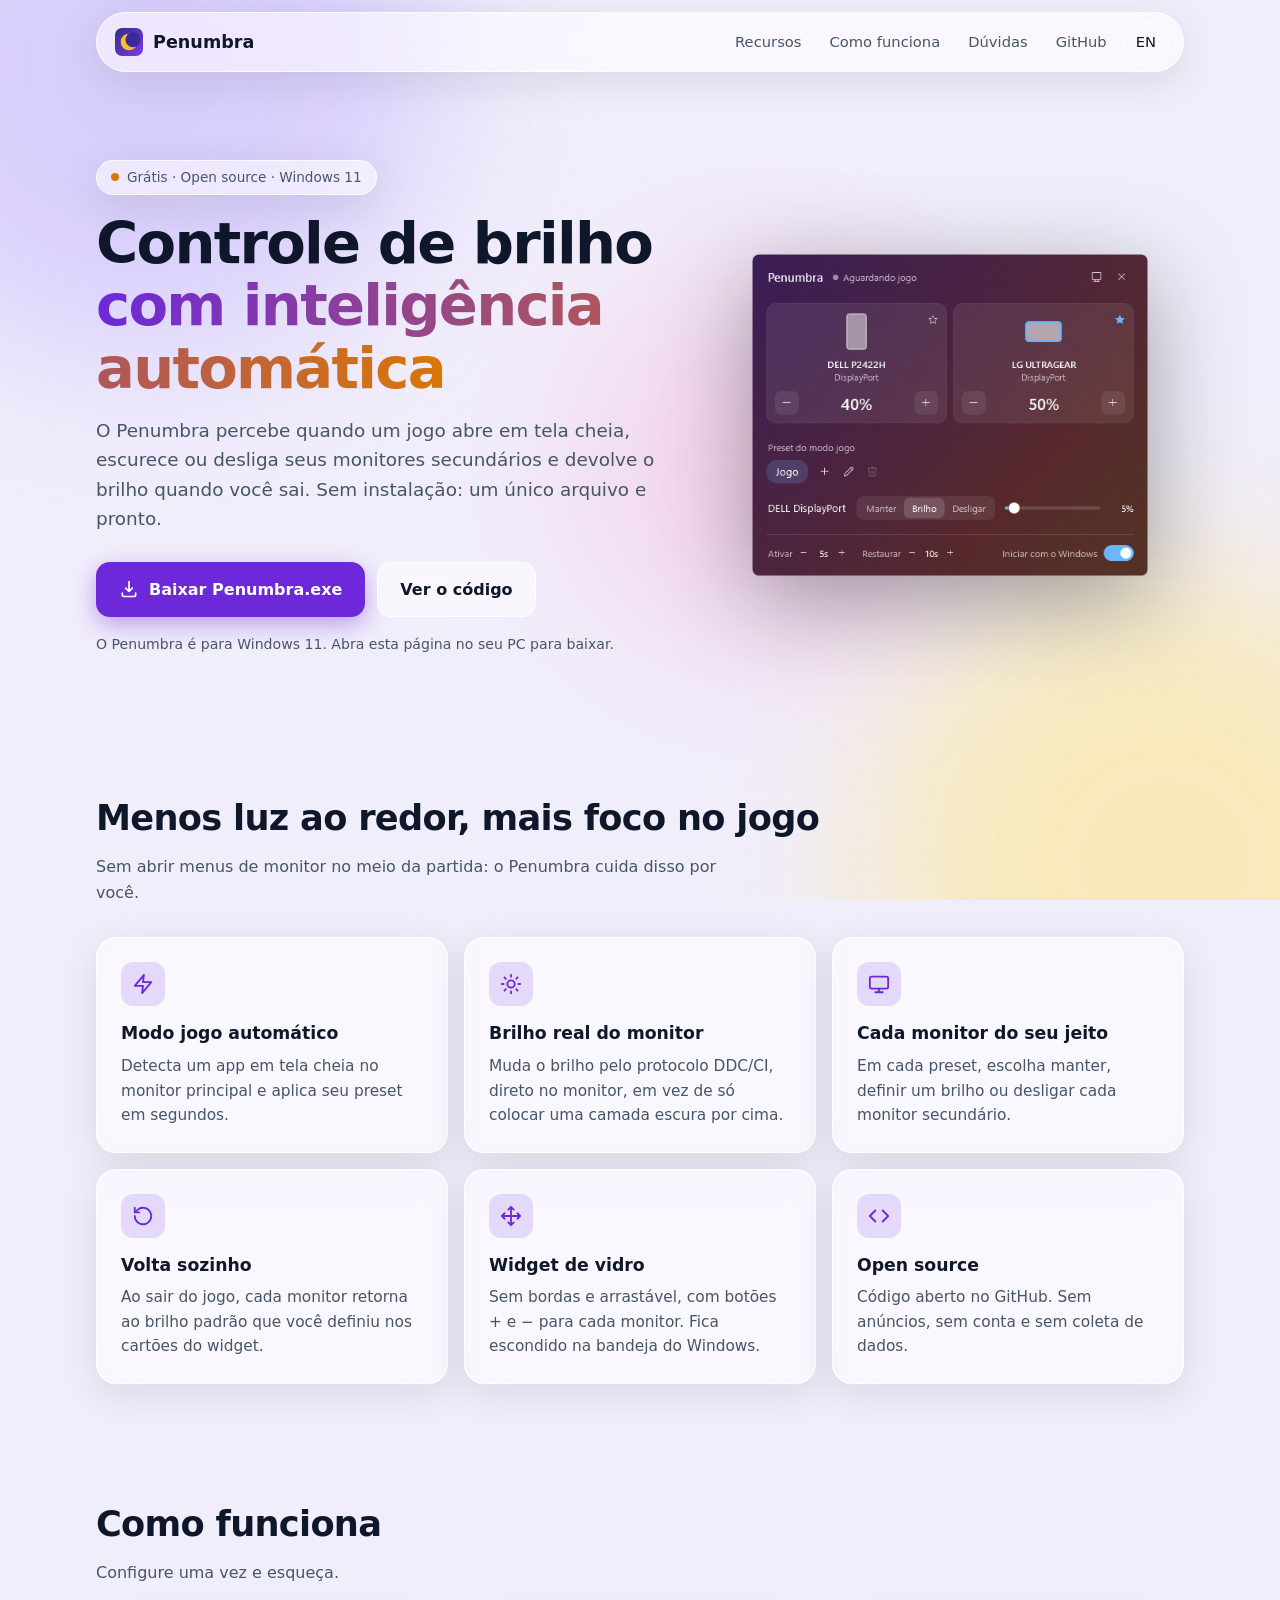
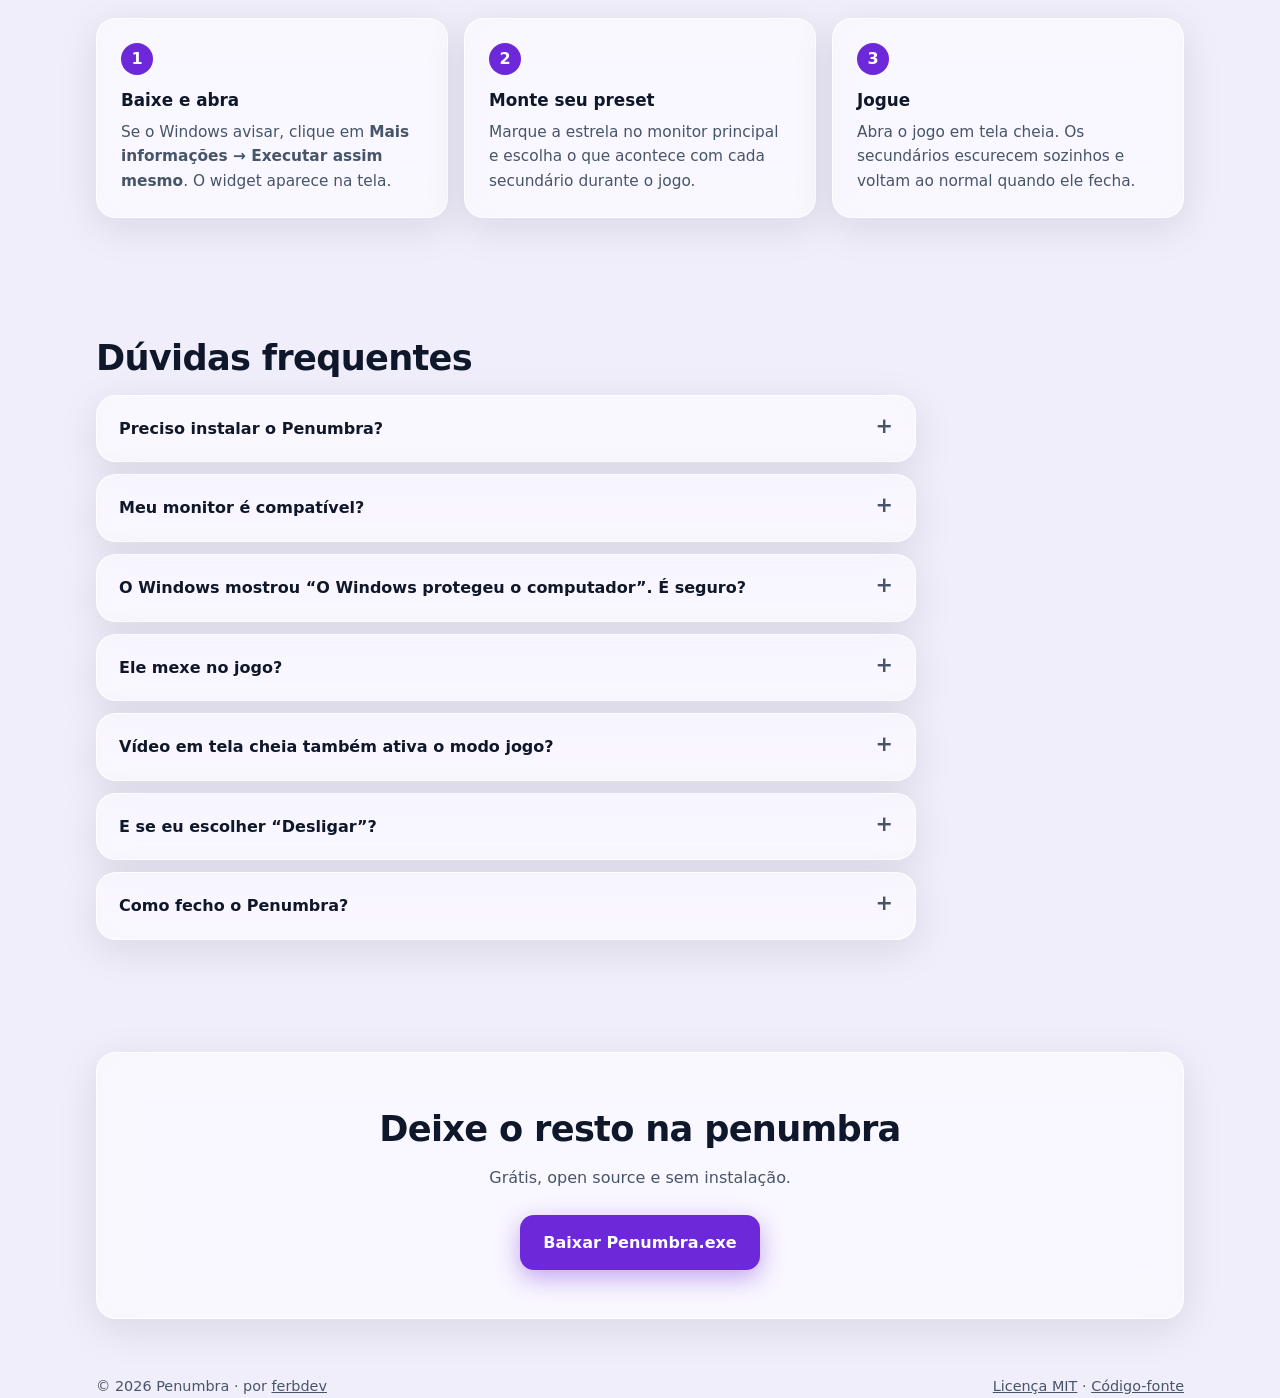
<file: site/index.html>
<!doctype html>
<html lang="pt-BR">
<head>
  <meta charset="utf-8">
  <meta name="viewport" content="width=device-width, initial-scale=1">
  <title>Penumbra: escureça os monitores secundários enquanto joga (grátis)</title>
  <meta name="description" content="Penumbra é um widget gratuito e open source para Windows 11 que detecta o jogo em tela cheia, escurece ou desliga os monitores secundários e restaura o brilho ao sair. Portátil: um único .exe.">
  <meta name="keywords" content="brilho monitor secundário, escurecer monitor jogando, controle de brilho windows, ddc/ci, modo jogo, múltiplos monitores, widget windows, grátis, open source">
  <meta name="theme-color" content="#f1eefb" media="(prefers-color-scheme: light)">
  <meta name="theme-color" content="#0c0a14" media="(prefers-color-scheme: dark)">
  <link rel="canonical" href="https://ferbdev.github.io/penumbra/">
  <link rel="alternate" hreflang="pt-BR" href="https://ferbdev.github.io/penumbra/">
  <link rel="alternate" hreflang="en" href="https://ferbdev.github.io/penumbra/en/">
  <link rel="alternate" hreflang="x-default" href="https://ferbdev.github.io/penumbra/en/">
  <link rel="icon" href="assets/favicon.svg" type="image/svg+xml">

  <meta property="og:type" content="website">
  <meta property="og:site_name" content="Penumbra">
  <meta property="og:locale" content="pt_BR">
  <meta property="og:locale:alternate" content="en_US">
  <meta property="og:url" content="https://ferbdev.github.io/penumbra/">
  <meta property="og:title" content="Penumbra: controle de brilho com inteligência automática">
  <meta property="og:description" content="Widget gratuito para Windows 11 que escurece os monitores secundários enquanto você joga. Um único .exe, sem instalação.">
  <meta property="og:image" content="https://ferbdev.github.io/penumbra/assets/og.png">
  <meta property="og:image:width" content="1200">
  <meta property="og:image:height" content="630">
  <meta property="og:image:alt" content="Widget Penumbra com o brilho de cada monitor e o preset do modo jogo">
  <meta name="twitter:card" content="summary_large_image">

  <link rel="stylesheet" href="assets/styles.css">

  <script type="application/ld+json">
  {
    "@context": "https://schema.org",
    "@type": "SoftwareApplication",
    "name": "Penumbra",
    "description": "Widget para Windows que escurece ou desliga os monitores secundários durante jogos em tela cheia e restaura o brilho ao sair.",
    "applicationCategory": "UtilitiesApplication",
    "operatingSystem": "Windows 11",
    "url": "https://ferbdev.github.io/penumbra/",
    "downloadUrl": "https://github.com/ferbdev/penumbra/releases/latest/download/Penumbra.exe",
    "screenshot": "https://ferbdev.github.io/penumbra/assets/widget.png",
    "image": "https://ferbdev.github.io/penumbra/assets/og.png",
    "inLanguage": ["pt-BR", "en"],
    "isAccessibleForFree": true,
    "license": "https://opensource.org/licenses/MIT",
    "offers": { "@type": "Offer", "price": "0", "priceCurrency": "BRL" },
    "author": { "@type": "Person", "name": "ferbdev", "url": "https://github.com/ferbdev" },
    "softwareVersion": "0.1.1",
    "processorRequirements": "x64",
    "sameAs": ["https://github.com/ferbdev/penumbra"]
  }
  </script>
</head>
<body>
  <div class="backdrop" aria-hidden="true"><span></span><span></span><span></span></div>

  <nav class="nav glass" aria-label="Principal">
    <a class="brand" href="./" aria-label="Penumbra, página inicial">
      <img src="assets/favicon.svg" alt="" width="28" height="28">
      Penumbra
    </a>
    <ul class="nav-links">
      <li><a href="#recursos">Recursos</a></li>
      <li><a href="#como-funciona">Como funciona</a></li>
      <li><a href="#faq">Dúvidas</a></li>
      <li><a href="https://github.com/ferbdev/penumbra" rel="noopener">GitHub</a></li>
      <li class="keep"><a class="lang" href="en/" hreflang="en" lang="en">EN</a></li>
    </ul>
  </nav>

  <main class="container">
    <section class="hero">
      <div>
        <span class="eyebrow glass"><span class="dot" aria-hidden="true"></span>Grátis · Open source · Windows 11</span>
        <h1>Controle de brilho <span class="grad">com inteligência automática</span></h1>
        <p class="lead">
          O Penumbra percebe quando um jogo abre em tela cheia, escurece ou desliga seus monitores secundários
          e devolve o brilho quando você sai. Sem instalação: um único arquivo e pronto.
        </p>
        <div class="cta">
          <a class="btn btn-primary" href="https://github.com/ferbdev/penumbra/releases/latest/download/Penumbra.exe" data-action="download">
            <svg viewBox="0 0 24 24" fill="none" stroke="currentColor" stroke-width="2" stroke-linecap="round" stroke-linejoin="round" aria-hidden="true"><path d="M12 3v12m0 0-4-4m4 4 4-4M4 17v2a2 2 0 0 0 2 2h12a2 2 0 0 0 2-2v-2"/></svg>
            Baixar Penumbra.exe
          </a>
          <a class="btn btn-ghost" href="https://github.com/ferbdev/penumbra" rel="noopener">Ver o código</a>
        </div>
        <p class="meta" data-platform-note>Portátil · Windows 11 64 bits · não precisa instalar nada</p>
      </div>

      <div class="showcase">
        <img src="assets/widget.png" alt="Widget Penumbra com um cartão de brilho para cada monitor e o preset do modo jogo" width="500" height="407" fetchpriority="high">
      </div>
    </section>

    <section id="recursos" aria-labelledby="recursos-titulo">
      <h2 class="section-title" id="recursos-titulo">Menos luz ao redor, mais foco no jogo</h2>
      <p class="section-sub">Sem abrir menus de monitor no meio da partida: o Penumbra cuida disso por você.</p>
      <ul class="features">
        <li class="feature glass">
          <div class="icon"><svg viewBox="0 0 24 24" fill="none" stroke="currentColor" stroke-width="2" stroke-linecap="round" stroke-linejoin="round" aria-hidden="true"><path d="M13 2 3 14h9l-1 8 10-12h-9z"/></svg></div>
          <h3>Modo jogo automático</h3>
          <p>Detecta um app em tela cheia no monitor principal e aplica seu preset em segundos.</p>
        </li>
        <li class="feature glass">
          <div class="icon"><svg viewBox="0 0 24 24" fill="none" stroke="currentColor" stroke-width="2" stroke-linecap="round" aria-hidden="true"><circle cx="12" cy="12" r="4"/><path d="M12 2v2M12 20v2M4.9 4.9l1.4 1.4M17.7 17.7l1.4 1.4M2 12h2M20 12h2M4.9 19.1l1.4-1.4M17.7 6.3l1.4-1.4"/></svg></div>
          <h3>Brilho real do monitor</h3>
          <p>Muda o brilho pelo protocolo DDC/CI, direto no monitor, em vez de só colocar uma camada escura por cima.</p>
        </li>
        <li class="feature glass">
          <div class="icon"><svg viewBox="0 0 24 24" fill="none" stroke="currentColor" stroke-width="2" stroke-linecap="round" stroke-linejoin="round" aria-hidden="true"><rect x="2" y="4" width="20" height="13" rx="2"/><path d="M8 21h8M12 17v4"/></svg></div>
          <h3>Cada monitor do seu jeito</h3>
          <p>Em cada preset, escolha manter, definir um brilho ou desligar cada monitor secundário.</p>
        </li>
        <li class="feature glass">
          <div class="icon"><svg viewBox="0 0 24 24" fill="none" stroke="currentColor" stroke-width="2" stroke-linecap="round" stroke-linejoin="round" aria-hidden="true"><path d="M3 12a9 9 0 1 0 3-6.7L3 8"/><path d="M3 3v5h5"/></svg></div>
          <h3>Volta sozinho</h3>
          <p>Ao sair do jogo, cada monitor retorna ao brilho padrão que você definiu nos cartões do widget.</p>
        </li>
        <li class="feature glass">
          <div class="icon"><svg viewBox="0 0 24 24" fill="none" stroke="currentColor" stroke-width="2" stroke-linecap="round" stroke-linejoin="round" aria-hidden="true"><path d="M5 9l-3 3 3 3M9 5l3-3 3 3M15 19l-3 3-3-3M19 9l3 3-3 3M2 12h20M12 2v20"/></svg></div>
          <h3>Widget de vidro</h3>
          <p>Sem bordas e arrastável, com botões + e − para cada monitor. Fica escondido na bandeja do Windows.</p>
        </li>
        <li class="feature glass">
          <div class="icon"><svg viewBox="0 0 24 24" fill="none" stroke="currentColor" stroke-width="2" stroke-linecap="round" stroke-linejoin="round" aria-hidden="true"><path d="M16 18l6-6-6-6M8 6l-6 6 6 6"/></svg></div>
          <h3>Open source</h3>
          <p>Código aberto no GitHub. Sem anúncios, sem conta e sem coleta de dados.</p>
        </li>
      </ul>
    </section>

    <section id="como-funciona" aria-labelledby="como-titulo">
      <h2 class="section-title" id="como-titulo">Como funciona</h2>
      <p class="section-sub">Configure uma vez e esqueça.</p>
      <ol class="steps">
        <li class="step glass">
          <h3>Baixe e abra</h3>
          <p>Se o Windows avisar, clique em <strong>Mais informações → Executar assim mesmo</strong>. O widget aparece na tela.</p>
        </li>
        <li class="step glass">
          <h3>Monte seu preset</h3>
          <p>Marque a estrela no monitor principal e escolha o que acontece com cada secundário durante o jogo.</p>
        </li>
        <li class="step glass">
          <h3>Jogue</h3>
          <p>Abra o jogo em tela cheia. Os secundários escurecem sozinhos e voltam ao normal quando ele fecha.</p>
        </li>
      </ol>
    </section>

    <section id="faq" aria-labelledby="faq-titulo">
      <h2 class="section-title" id="faq-titulo">Dúvidas frequentes</h2>
      <div class="faq">
        <details class="glass">
          <summary>Preciso instalar o Penumbra?</summary>
          <p>Não. É um único arquivo <code>Penumbra.exe</code> com tudo embutido, inclusive o .NET. Basta baixar e abrir. Ele não pede permissão de administrador.</p>
        </details>
        <details class="glass">
          <summary>Meu monitor é compatível?</summary>
          <p>O monitor precisa aceitar DDC/CI, recurso comum em monitores externos e que às vezes precisa ser ligado no menu do próprio monitor. Telas de notebook, alguns adaptadores e algumas docks não oferecem esse controle. Quando não há resposta, o cartão mostra N/D.</p>
        </details>
        <details class="glass">
          <summary>O Windows mostrou “O Windows protegeu o computador”. É seguro?</summary>
          <p>Esse aviso do SmartScreen aparece para programas novos que ainda não têm assinatura digital. O código do Penumbra é aberto e o executável é gerado automaticamente no GitHub a partir dele, com o hash SHA-256 publicado em cada versão. Clique em <strong>Mais informações → Executar assim mesmo</strong>.</p>
        </details>
        <details class="glass">
          <summary>Ele mexe no jogo?</summary>
          <p>Não. O Penumbra só verifica se a janela ativa cobre o monitor principal. Ele não injeta nada no jogo e não lê a memória dele.</p>
        </details>
        <details class="glass">
          <summary>Vídeo em tela cheia também ativa o modo jogo?</summary>
          <p>Sim, porque a detecção é por tela cheia. Para assistir sem ativar, use <strong>Pausar detecção</strong> no menu do ícone da bandeja.</p>
        </details>
        <details class="glass">
          <summary>E se eu escolher “Desligar”?</summary>
          <p>Alguns monitores só voltam pelo botão físico, ou fazem o Windows mover as janelas abertas. Se isso acontecer com o seu, use brilho 0% no preset.</p>
        </details>
        <details class="glass">
          <summary>Como fecho o Penumbra?</summary>
          <p>O X do widget só o esconde. Para fechar de vez, clique com o botão direito no ícone da bandeja e escolha <strong>Sair</strong>.</p>
        </details>
      </div>
    </section>

    <section aria-labelledby="final-titulo">
      <div class="final-cta glass">
        <h2 class="section-title" id="final-titulo">Deixe o resto na penumbra</h2>
        <p class="section-sub" style="margin: 0 auto 24px;">Grátis, open source e sem instalação.</p>
        <div class="cta">
          <a class="btn btn-primary" href="https://github.com/ferbdev/penumbra/releases/latest/download/Penumbra.exe" data-action="download">Baixar Penumbra.exe</a>
        </div>
      </div>
    </section>
  </main>

  <footer class="container">
    <div class="row">
      <span>© 2026 Penumbra · por <a href="https://github.com/ferbdev" rel="noopener">ferbdev</a></span>
      <span><a href="https://github.com/ferbdev/penumbra/blob/main/LICENSE" rel="noopener">Licença MIT</a> · <a href="https://github.com/ferbdev/penumbra" rel="noopener">Código-fonte</a></span>
    </div>
  </footer>

  <script src="assets/app.js" defer></script>
</body>
</html>
</file>
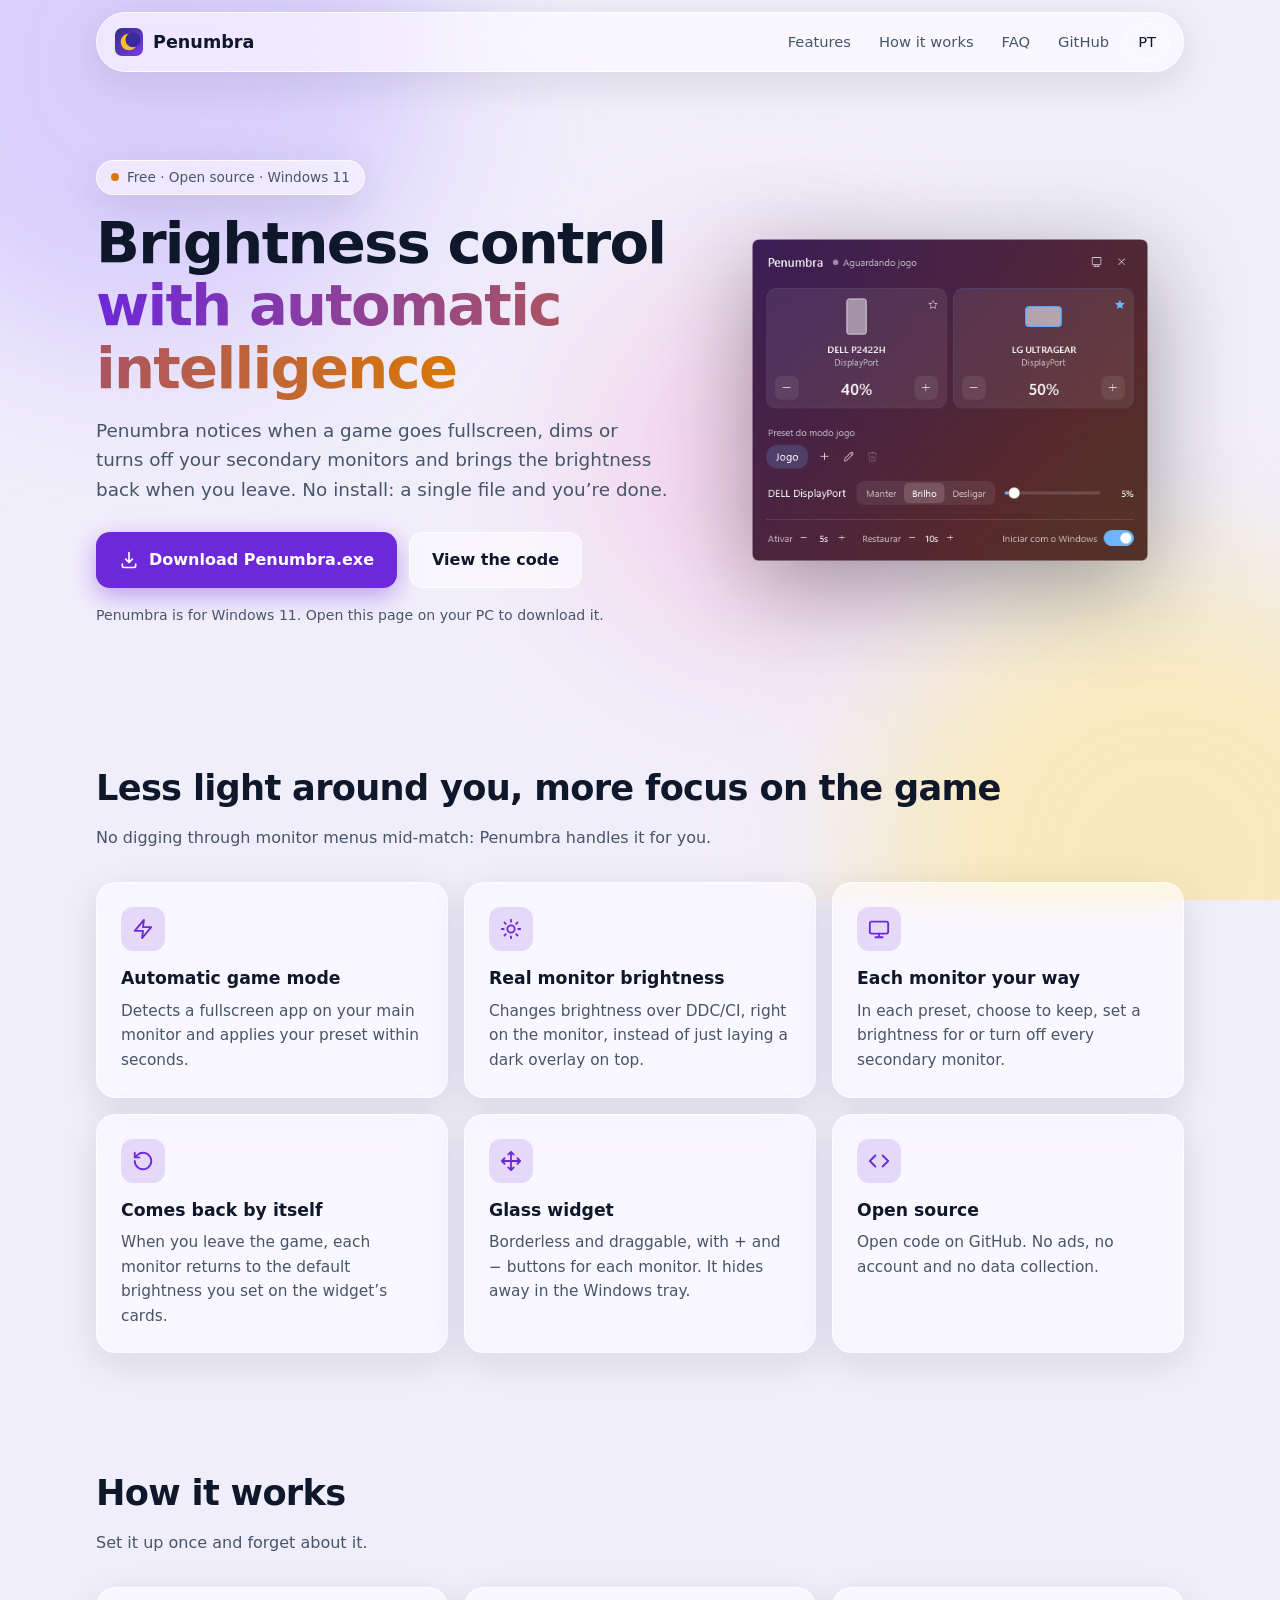
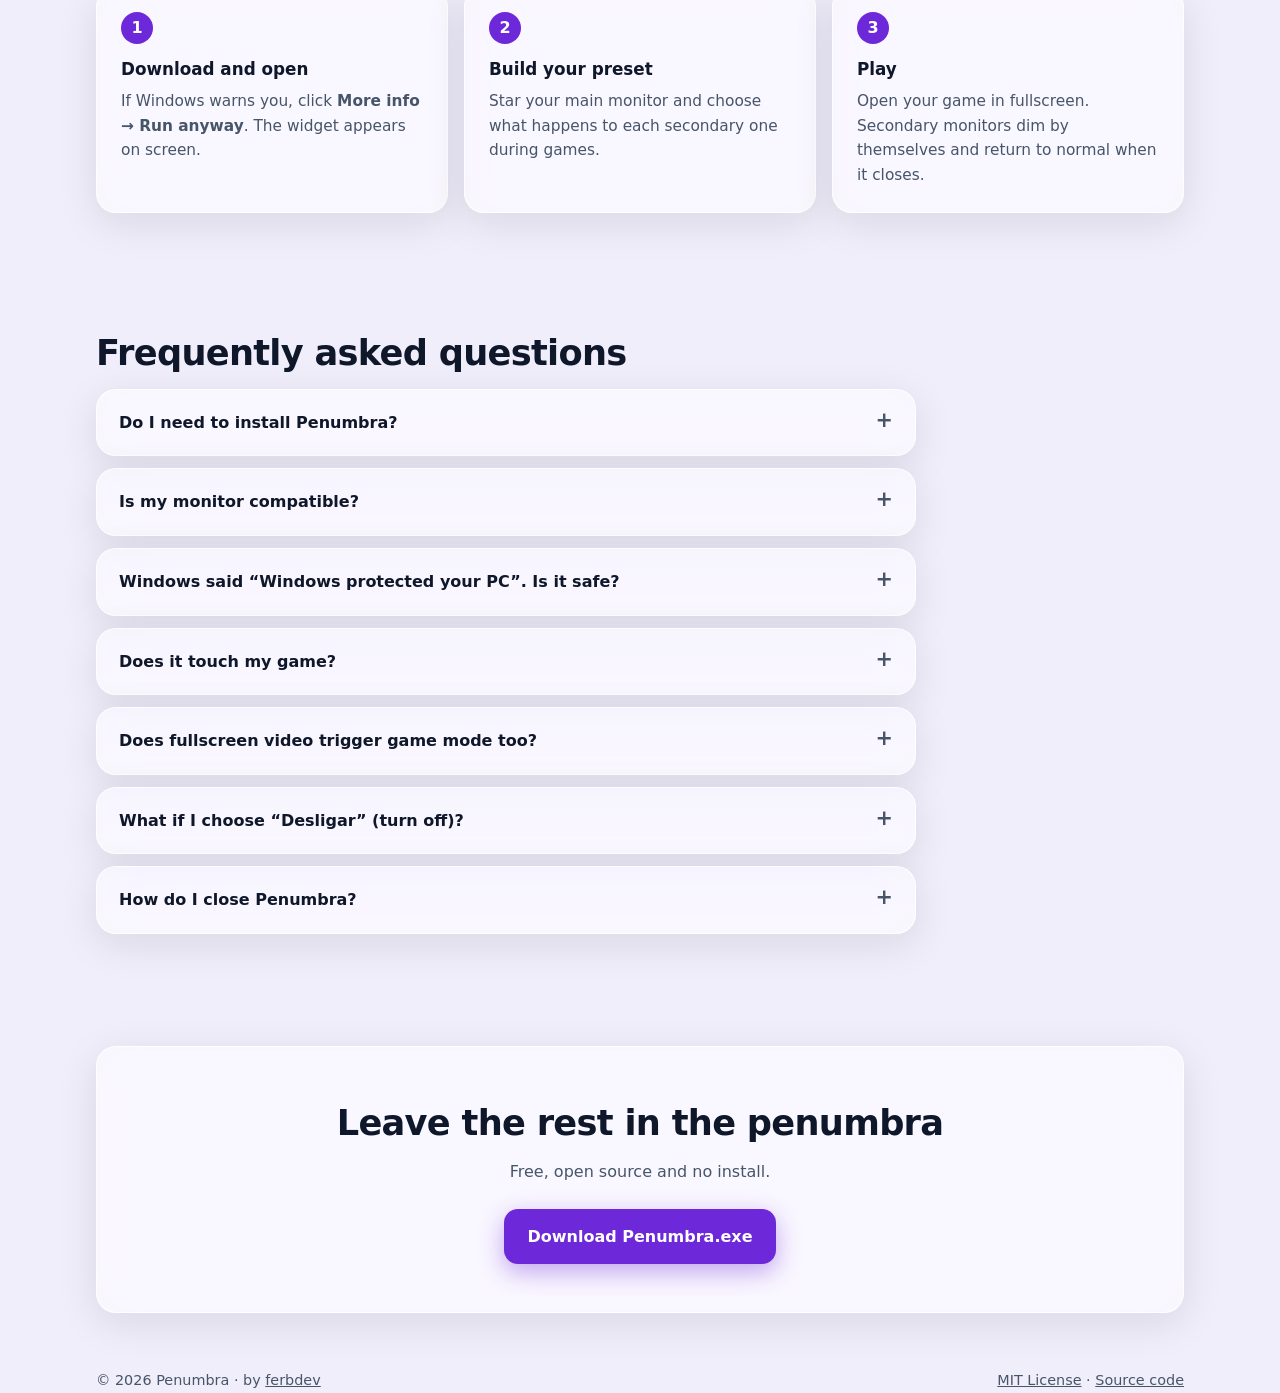
<file: site/en/index.html>
<!doctype html>
<html lang="en">
<head>
  <meta charset="utf-8">
  <meta name="viewport" content="width=device-width, initial-scale=1">
  <title>Penumbra: dim your secondary monitors while gaming (free)</title>
  <meta name="description" content="Penumbra is a free, open source Windows 11 widget that detects your fullscreen game, dims or turns off secondary monitors and restores brightness when you leave. Portable: a single .exe.">
  <meta name="keywords" content="dim secondary monitor, monitor brightness while gaming, windows brightness control, ddc/ci, game mode, multiple monitors, windows widget, free, open source">
  <meta name="theme-color" content="#f1eefb" media="(prefers-color-scheme: light)">
  <meta name="theme-color" content="#0c0a14" media="(prefers-color-scheme: dark)">
  <link rel="canonical" href="https://ferbdev.github.io/penumbra/en/">
  <link rel="alternate" hreflang="pt-BR" href="https://ferbdev.github.io/penumbra/">
  <link rel="alternate" hreflang="en" href="https://ferbdev.github.io/penumbra/en/">
  <link rel="alternate" hreflang="x-default" href="https://ferbdev.github.io/penumbra/en/">
  <link rel="icon" href="../assets/favicon.svg" type="image/svg+xml">

  <meta property="og:type" content="website">
  <meta property="og:site_name" content="Penumbra">
  <meta property="og:locale" content="en_US">
  <meta property="og:locale:alternate" content="pt_BR">
  <meta property="og:url" content="https://ferbdev.github.io/penumbra/en/">
  <meta property="og:title" content="Penumbra: brightness control with automatic intelligence">
  <meta property="og:description" content="Free Windows 11 widget that dims your secondary monitors while you play. A single .exe, no install.">
  <meta property="og:image" content="https://ferbdev.github.io/penumbra/assets/og.png">
  <meta property="og:image:width" content="1200">
  <meta property="og:image:height" content="630">
  <meta property="og:image:alt" content="Penumbra widget showing brightness for each monitor and the game mode preset">
  <meta name="twitter:card" content="summary_large_image">

  <link rel="stylesheet" href="../assets/styles.css">

  <script type="application/ld+json">
  {
    "@context": "https://schema.org",
    "@type": "SoftwareApplication",
    "name": "Penumbra",
    "description": "Windows widget that dims or turns off secondary monitors during fullscreen games and restores brightness when you leave.",
    "applicationCategory": "UtilitiesApplication",
    "operatingSystem": "Windows 11",
    "url": "https://ferbdev.github.io/penumbra/en/",
    "downloadUrl": "https://github.com/ferbdev/penumbra/releases/latest/download/Penumbra.exe",
    "screenshot": "https://ferbdev.github.io/penumbra/assets/widget.png",
    "image": "https://ferbdev.github.io/penumbra/assets/og.png",
    "inLanguage": ["en", "pt-BR"],
    "isAccessibleForFree": true,
    "license": "https://opensource.org/licenses/MIT",
    "offers": { "@type": "Offer", "price": "0", "priceCurrency": "USD" },
    "author": { "@type": "Person", "name": "ferbdev", "url": "https://github.com/ferbdev" },
    "softwareVersion": "0.1.1",
    "processorRequirements": "x64",
    "sameAs": ["https://github.com/ferbdev/penumbra"]
  }
  </script>
</head>
<body>
  <div class="backdrop" aria-hidden="true"><span></span><span></span><span></span></div>

  <nav class="nav glass" aria-label="Main">
    <a class="brand" href="./" aria-label="Penumbra, home page">
      <img src="../assets/favicon.svg" alt="" width="28" height="28">
      Penumbra
    </a>
    <ul class="nav-links">
      <li><a href="#features">Features</a></li>
      <li><a href="#how-it-works">How it works</a></li>
      <li><a href="#faq">FAQ</a></li>
      <li><a href="https://github.com/ferbdev/penumbra" rel="noopener">GitHub</a></li>
      <li class="keep"><a class="lang" href="../" hreflang="pt-BR" lang="pt-BR">PT</a></li>
    </ul>
  </nav>

  <main class="container">
    <section class="hero">
      <div>
        <span class="eyebrow glass"><span class="dot" aria-hidden="true"></span>Free · Open source · Windows 11</span>
        <h1>Brightness control <span class="grad">with automatic intelligence</span></h1>
        <p class="lead">
          Penumbra notices when a game goes fullscreen, dims or turns off your secondary monitors
          and brings the brightness back when you leave. No install: a single file and you’re done.
        </p>
        <div class="cta">
          <a class="btn btn-primary" href="https://github.com/ferbdev/penumbra/releases/latest/download/Penumbra.exe" data-action="download">
            <svg viewBox="0 0 24 24" fill="none" stroke="currentColor" stroke-width="2" stroke-linecap="round" stroke-linejoin="round" aria-hidden="true"><path d="M12 3v12m0 0-4-4m4 4 4-4M4 17v2a2 2 0 0 0 2 2h12a2 2 0 0 0 2-2v-2"/></svg>
            Download Penumbra.exe
          </a>
          <a class="btn btn-ghost" href="https://github.com/ferbdev/penumbra" rel="noopener">View the code</a>
        </div>
        <p class="meta" data-platform-note>Portable · Windows 11 64-bit · nothing to install</p>
      </div>

      <div class="showcase">
        <img src="../assets/widget.png" alt="Penumbra widget with a brightness card for each monitor and the game mode preset" width="500" height="407" fetchpriority="high">
      </div>
    </section>

    <section id="features" aria-labelledby="features-title">
      <h2 class="section-title" id="features-title">Less light around you, more focus on the game</h2>
      <p class="section-sub">No digging through monitor menus mid-match: Penumbra handles it for you.</p>
      <ul class="features">
        <li class="feature glass">
          <div class="icon"><svg viewBox="0 0 24 24" fill="none" stroke="currentColor" stroke-width="2" stroke-linecap="round" stroke-linejoin="round" aria-hidden="true"><path d="M13 2 3 14h9l-1 8 10-12h-9z"/></svg></div>
          <h3>Automatic game mode</h3>
          <p>Detects a fullscreen app on your main monitor and applies your preset within seconds.</p>
        </li>
        <li class="feature glass">
          <div class="icon"><svg viewBox="0 0 24 24" fill="none" stroke="currentColor" stroke-width="2" stroke-linecap="round" aria-hidden="true"><circle cx="12" cy="12" r="4"/><path d="M12 2v2M12 20v2M4.9 4.9l1.4 1.4M17.7 17.7l1.4 1.4M2 12h2M20 12h2M4.9 19.1l1.4-1.4M17.7 6.3l1.4-1.4"/></svg></div>
          <h3>Real monitor brightness</h3>
          <p>Changes brightness over DDC/CI, right on the monitor, instead of just laying a dark overlay on top.</p>
        </li>
        <li class="feature glass">
          <div class="icon"><svg viewBox="0 0 24 24" fill="none" stroke="currentColor" stroke-width="2" stroke-linecap="round" stroke-linejoin="round" aria-hidden="true"><rect x="2" y="4" width="20" height="13" rx="2"/><path d="M8 21h8M12 17v4"/></svg></div>
          <h3>Each monitor your way</h3>
          <p>In each preset, choose to keep, set a brightness for or turn off every secondary monitor.</p>
        </li>
        <li class="feature glass">
          <div class="icon"><svg viewBox="0 0 24 24" fill="none" stroke="currentColor" stroke-width="2" stroke-linecap="round" stroke-linejoin="round" aria-hidden="true"><path d="M3 12a9 9 0 1 0 3-6.7L3 8"/><path d="M3 3v5h5"/></svg></div>
          <h3>Comes back by itself</h3>
          <p>When you leave the game, each monitor returns to the default brightness you set on the widget’s cards.</p>
        </li>
        <li class="feature glass">
          <div class="icon"><svg viewBox="0 0 24 24" fill="none" stroke="currentColor" stroke-width="2" stroke-linecap="round" stroke-linejoin="round" aria-hidden="true"><path d="M5 9l-3 3 3 3M9 5l3-3 3 3M15 19l-3 3-3-3M19 9l3 3-3 3M2 12h20M12 2v20"/></svg></div>
          <h3>Glass widget</h3>
          <p>Borderless and draggable, with + and − buttons for each monitor. It hides away in the Windows tray.</p>
        </li>
        <li class="feature glass">
          <div class="icon"><svg viewBox="0 0 24 24" fill="none" stroke="currentColor" stroke-width="2" stroke-linecap="round" stroke-linejoin="round" aria-hidden="true"><path d="M16 18l6-6-6-6M8 6l-6 6 6 6"/></svg></div>
          <h3>Open source</h3>
          <p>Open code on GitHub. No ads, no account and no data collection.</p>
        </li>
      </ul>
    </section>

    <section id="how-it-works" aria-labelledby="how-title">
      <h2 class="section-title" id="how-title">How it works</h2>
      <p class="section-sub">Set it up once and forget about it.</p>
      <ol class="steps">
        <li class="step glass">
          <h3>Download and open</h3>
          <p>If Windows warns you, click <strong>More info → Run anyway</strong>. The widget appears on screen.</p>
        </li>
        <li class="step glass">
          <h3>Build your preset</h3>
          <p>Star your main monitor and choose what happens to each secondary one during games.</p>
        </li>
        <li class="step glass">
          <h3>Play</h3>
          <p>Open your game in fullscreen. Secondary monitors dim by themselves and return to normal when it closes.</p>
        </li>
      </ol>
    </section>

    <section id="faq" aria-labelledby="faq-title">
      <h2 class="section-title" id="faq-title">Frequently asked questions</h2>
      <div class="faq">
        <details class="glass">
          <summary>Do I need to install Penumbra?</summary>
          <p>No. It’s a single <code>Penumbra.exe</code> with everything built in, including .NET. Just download and open it. It doesn’t ask for administrator rights.</p>
        </details>
        <details class="glass">
          <summary>Is my monitor compatible?</summary>
          <p>It needs to support DDC/CI, which is common on external monitors and sometimes has to be enabled in the monitor’s own menu. Laptop screens, some adapters and some docks don’t offer this control. When there’s no response, the card shows N/D.</p>
        </details>
        <details class="glass">
          <summary>Windows said “Windows protected your PC”. Is it safe?</summary>
          <p>This SmartScreen warning appears for new programs without a digital signature yet. Penumbra’s code is open and the executable is built automatically on GitHub from it, with a SHA-256 hash published for each release. Click <strong>More info → Run anyway</strong>.</p>
        </details>
        <details class="glass">
          <summary>Does it touch my game?</summary>
          <p>No. Penumbra only checks whether the active window covers the main monitor. It doesn’t inject anything into the game or read its memory.</p>
        </details>
        <details class="glass">
          <summary>Does fullscreen video trigger game mode too?</summary>
          <p>Yes, because detection is based on fullscreen. To watch without triggering it, use <strong>Pausar detecção</strong> (pause detection) in the tray icon menu.</p>
        </details>
        <details class="glass">
          <summary>What if I choose “Desligar” (turn off)?</summary>
          <p>Some monitors only come back with their physical button, or make Windows move your open windows. If that happens with yours, use 0% brightness in the preset.</p>
        </details>
        <details class="glass">
          <summary>How do I close Penumbra?</summary>
          <p>The widget’s X only hides it. To quit, right-click the tray icon and choose <strong>Sair</strong> (exit).</p>
        </details>
      </div>
    </section>

    <section aria-labelledby="final-title">
      <div class="final-cta glass">
        <h2 class="section-title" id="final-title">Leave the rest in the penumbra</h2>
        <p class="section-sub" style="margin: 0 auto 24px;">Free, open source and no install.</p>
        <div class="cta">
          <a class="btn btn-primary" href="https://github.com/ferbdev/penumbra/releases/latest/download/Penumbra.exe" data-action="download">Download Penumbra.exe</a>
        </div>
      </div>
    </section>
  </main>

  <footer class="container">
    <div class="row">
      <span>© 2026 Penumbra · by <a href="https://github.com/ferbdev" rel="noopener">ferbdev</a></span>
      <span><a href="https://github.com/ferbdev/penumbra/blob/main/LICENSE" rel="noopener">MIT License</a> · <a href="https://github.com/ferbdev/penumbra" rel="noopener">Source code</a></span>
    </div>
  </footer>

  <script src="../assets/app.js" defer></script>
</body>
</html>
</file>
<file: site/assets/styles.css>
:root {
  --bg: #f1eefb;
  --text: #0f172a;
  --muted: #475569;
  --accent: #6d28d9;
  --accent-2: #d97706;
  --accent-contrast: #ffffff;
  --glass: rgba(255, 255, 255, 0.55);
  --glass-strong: rgba(255, 255, 255, 0.72);
  --glass-border: rgba(255, 255, 255, 0.75);
  --shadow: 0 10px 40px rgba(15, 23, 42, 0.10);
  --blob-1: #c4b5fd;
  --blob-2: #fde68a;
  --blob-3: #f9a8d4;
  --radius: 20px;
  --max: 1120px;
  color-scheme: light;
}

@media (prefers-color-scheme: dark) {
  :root {
    --bg: #0c0a14;
    --text: #f1f5f9;
    --muted: #94a3b8;
    --accent: #a78bfa;
    --accent-2: #fbbf24;
    --accent-contrast: #0c0a14;
    --glass: rgba(24, 28, 37, 0.55);
    --glass-strong: rgba(24, 28, 37, 0.75);
    --glass-border: rgba(255, 255, 255, 0.08);
    --shadow: 0 10px 40px rgba(0, 0, 0, 0.45);
    --blob-1: #4c1d95;
    --blob-2: #b45309;
    --blob-3: #312e81;
    color-scheme: dark;
  }
}

* { box-sizing: border-box; }

html { scroll-behavior: smooth; }

body {
  margin: 0;
  min-height: 100vh;
  background: var(--bg);
  color: var(--text);
  font-family: "Segoe UI Variable Text", "Segoe UI", system-ui, -apple-system, Roboto, "Helvetica Neue", Arial, sans-serif;
  line-height: 1.6;
  -webkit-font-smoothing: antialiased;
  overflow-x: hidden;
}

/* Manchas de cor desfocadas atrás do vidro */
.backdrop {
  position: fixed;
  inset: 0;
  z-index: -1;
  overflow: hidden;
  pointer-events: none;
}
.backdrop span {
  position: absolute;
  width: 46vmax;
  height: 46vmax;
  border-radius: 50%;
  filter: blur(80px);
  opacity: 0.55;
}
.backdrop span:nth-child(1) { background: var(--blob-1); top: -18vmax; left: -12vmax; }
.backdrop span:nth-child(2) { background: var(--blob-2); bottom: -20vmax; right: -14vmax; }
.backdrop span:nth-child(3) { background: var(--blob-3); top: 30%; left: 45%; width: 30vmax; height: 30vmax; opacity: 0.35; }

.glass {
  background: var(--glass);
  border: 1px solid var(--glass-border);
  border-radius: var(--radius);
  box-shadow: var(--shadow);
  -webkit-backdrop-filter: blur(18px) saturate(160%);
  backdrop-filter: blur(18px) saturate(160%);
}

.container {
  width: 100%;
  max-width: var(--max);
  margin: 0 auto;
  padding: 0 16px;
}

a { color: var(--accent); }

/* Navegação */
.nav {
  position: sticky;
  top: 12px;
  z-index: 10;
  margin: 12px auto 0;
  max-width: calc(var(--max) - 32px);
  width: calc(100% - 32px);
  display: flex;
  align-items: center;
  justify-content: space-between;
  gap: 12px;
  padding: 10px 14px 10px 18px;
  border-radius: 999px;
}
.brand {
  display: flex;
  align-items: center;
  gap: 10px;
  font-weight: 700;
  font-size: 1.1rem;
  color: var(--text);
  text-decoration: none;
}
.brand img { width: 28px; height: 28px; }
.nav-links {
  display: flex;
  align-items: center;
  gap: 4px;
  list-style: none;
  margin: 0;
  padding: 0;
}
.nav-links a {
  display: block;
  padding: 6px 12px;
  border-radius: 999px;
  color: var(--muted);
  text-decoration: none;
  font-size: 0.92rem;
}
.nav-links a:hover { color: var(--text); background: var(--glass-strong); }
.nav-links .lang { border: 1px solid var(--glass-border); color: var(--text); }

/* Hero */
.hero {
  display: grid;
  grid-template-columns: 1.1fr 0.9fr;
  align-items: center;
  gap: 48px;
  padding: 88px 0 64px;
}
.eyebrow {
  display: inline-flex;
  align-items: center;
  gap: 8px;
  padding: 6px 14px;
  border-radius: 999px;
  font-size: 0.85rem;
  color: var(--muted);
}
.eyebrow .dot {
  width: 8px;
  height: 8px;
  border-radius: 50%;
  background: var(--accent-2);
  box-shadow: 0 0 0 0 var(--accent-2);
  animation: beat 1.6s ease-out infinite;
}
h1 {
  font-size: clamp(2.2rem, 5vw, 3.6rem);
  line-height: 1.08;
  letter-spacing: -0.03em;
  margin: 18px 0 16px;
}
h1 .grad {
  background: linear-gradient(90deg, var(--accent), var(--accent-2));
  -webkit-background-clip: text;
  background-clip: text;
  color: transparent;
}
.lead {
  font-size: 1.15rem;
  color: var(--muted);
  max-width: 34em;
  margin: 0 0 28px;
}
.cta {
  display: flex;
  flex-wrap: wrap;
  gap: 12px;
  align-items: center;
}
.btn {
  display: inline-flex;
  align-items: center;
  gap: 10px;
  padding: 14px 22px;
  border-radius: 14px;
  border: 1px solid transparent;
  font: inherit;
  font-weight: 600;
  font-size: 1rem;
  text-decoration: none;
  cursor: pointer;
  transition: transform 0.15s ease, box-shadow 0.15s ease, background 0.15s ease;
}
.btn svg { width: 20px; height: 20px; flex: none; }
.btn-primary {
  background: var(--accent);
  color: var(--accent-contrast);
  box-shadow: 0 8px 24px color-mix(in srgb, var(--accent) 40%, transparent);
}
.btn-primary:hover { transform: translateY(-1px); }
.btn-primary:disabled { opacity: 0.5; cursor: not-allowed; transform: none; }
.btn-ghost {
  background: var(--glass);
  border-color: var(--glass-border);
  color: var(--text);
  -webkit-backdrop-filter: blur(12px);
  backdrop-filter: blur(12px);
}
.btn-ghost:hover { background: var(--glass-strong); }
.btn:focus-visible { outline: 3px solid color-mix(in srgb, var(--accent) 50%, transparent); outline-offset: 2px; }
.meta {
  margin-top: 16px;
  font-size: 0.88rem;
  color: var(--muted);
}

.showcase {
  position: relative;
  display: grid;
  place-items: center;
  padding: 36px;
}
.showcase img {
  width: 100%;
  max-width: 480px;
  height: auto;
  filter: drop-shadow(0 24px 48px rgba(0, 0, 0, 0.35));
  animation: float 6s ease-in-out infinite;
}

/* Seções */
section { padding: 56px 0; }
.section-title {
  font-size: clamp(1.6rem, 3vw, 2.2rem);
  letter-spacing: -0.02em;
  margin: 0 0 8px;
}
.section-sub { color: var(--muted); margin: 0 0 32px; max-width: 40em; }

.features {
  display: grid;
  grid-template-columns: repeat(3, 1fr);
  gap: 16px;
  list-style: none;
  padding: 0;
  margin: 0;
}
.feature { padding: 24px; }
.feature .icon {
  display: grid;
  place-items: center;
  width: 44px;
  height: 44px;
  border-radius: 12px;
  background: color-mix(in srgb, var(--accent) 14%, transparent);
  color: var(--accent);
  margin-bottom: 14px;
}
.feature .icon svg { width: 22px; height: 22px; }
.feature h3 { margin: 0 0 6px; font-size: 1.08rem; }
.feature p { margin: 0; color: var(--muted); font-size: 0.96rem; }

.steps {
  display: grid;
  grid-template-columns: repeat(3, 1fr);
  gap: 16px;
  counter-reset: step;
  list-style: none;
  padding: 0;
  margin: 0;
}
.step { padding: 24px; position: relative; }
.step::before {
  counter-increment: step;
  content: counter(step);
  display: grid;
  place-items: center;
  width: 32px;
  height: 32px;
  border-radius: 50%;
  background: var(--accent);
  color: var(--accent-contrast);
  font-weight: 700;
  margin-bottom: 12px;
}
.step h3 { margin: 0 0 6px; font-size: 1.05rem; }
.step p { margin: 0; color: var(--muted); font-size: 0.96rem; }

.faq { display: grid; gap: 12px; max-width: 820px; }
.faq details { padding: 4px 22px; }
.faq summary {
  cursor: pointer;
  padding: 16px 0;
  font-weight: 600;
  list-style: none;
  display: flex;
  justify-content: space-between;
  gap: 16px;
}
.faq summary::-webkit-details-marker { display: none; }
.faq summary::after { content: "+"; color: var(--muted); font-size: 1.3rem; line-height: 1; }
.faq details[open] summary::after { content: "−"; }
.faq details p { margin: 0 0 16px; color: var(--muted); }

.final-cta {
  text-align: center;
  padding: 48px 24px;
}
.final-cta .cta { justify-content: center; }

footer {
  padding: 32px 0 48px;
  color: var(--muted);
  font-size: 0.9rem;
}
footer .row { display: flex; flex-wrap: wrap; justify-content: space-between; gap: 12px; }
footer a { color: var(--muted); }

.sr-only {
  position: absolute;
  width: 1px;
  height: 1px;
  padding: 0;
  margin: -1px;
  overflow: hidden;
  clip: rect(0, 0, 0, 0);
  border: 0;
}

/* Guia pós-download: seta para a área de downloads do navegador (canto superior direito) */
.download-guide {
  position: fixed;
  top: 0;
  right: 0;
  z-index: 30;
  width: min(400px, 100%);
  padding: 8px 16px 16px;
  pointer-events: none;
  opacity: 0;
  visibility: hidden;
  transform: translateY(-12px);
  transition: opacity 0.25s ease, transform 0.25s ease, visibility 0s linear 0.25s;
}
.download-guide.show {
  opacity: 1;
  visibility: visible;
  transform: none;
  transition: opacity 0.25s ease, transform 0.25s ease;
}
.guide-arrow {
  display: flex;
  justify-content: flex-end;
  padding-right: 24px;
  color: var(--accent);
}
.guide-arrow svg {
  width: 48px;
  height: 48px;
  filter: drop-shadow(0 4px 12px color-mix(in srgb, var(--accent) 45%, transparent));
  animation: nudge 1.2s ease-in-out infinite;
}
.guide-panel {
  position: relative;
  margin-top: 4px;
  padding: 20px 20px 18px;
  max-height: calc(100vh - 80px);
  overflow-x: hidden;
  overflow-y: auto;
  background: var(--glass-strong);
  pointer-events: auto;
}
.guide-panel h4 { margin: 0 32px 10px 0; font-size: 1.08rem; }
.guide-close {
  position: absolute;
  top: 8px;
  right: 10px;
  border: 0;
  background: none;
  color: var(--muted);
  font-size: 1.4rem;
  line-height: 1;
  cursor: pointer;
}
.guide-notice {
  margin: 0 0 12px;
  padding: 10px 12px;
  border-radius: 12px;
  background: color-mix(in srgb, var(--accent) 12%, transparent);
  font-size: 0.92rem;
}
.guide-steps {
  margin: 0;
  padding-left: 22px;
  display: grid;
  gap: 12px;
  font-size: 0.94rem;
}
.guide-steps li::marker { color: var(--accent); font-weight: 700; }
.guide-hint {
  display: block;
  margin-top: 4px;
  color: var(--muted);
  font-size: 0.86rem;
}
kbd {
  display: inline-block;
  padding: 1px 6px;
  border: 1px solid var(--glass-border);
  border-bottom-width: 2px;
  border-radius: 6px;
  background: var(--glass);
  font-family: inherit;
  font-size: 0.82em;
}
/* Miniatura do aviso do SmartScreen, com "Mais informações" em destaque */
.smartscreen-mock {
  display: grid;
  gap: 6px;
  margin-top: 8px;
  padding: 12px 14px;
  border-radius: 10px;
  background: #0b5ba8;
  color: #fff;
  font-size: 0.82rem;
}
.ss-title { font-size: 0.98rem; }
.ss-more {
  justify-self: start;
  padding: 0 4px;
  border-radius: 4px;
  text-decoration: underline;
  outline: 2px solid #facc15;
  outline-offset: 2px;
  animation: highlight 1.6s ease-in-out infinite;
}
.ss-run {
  justify-self: end;
  padding: 4px 12px;
  border: 2px solid #facc15;
  background: #fff;
  color: #0b0e14;
  font-weight: 600;
}
.guide-next { margin: 14px 0 0; color: var(--muted); font-size: 0.88rem; }
.guide-actions { display: flex; flex-wrap: wrap; gap: 8px; margin-top: 14px; }
.guide-actions .btn { padding: 10px 16px; font-size: 0.92rem; }

@keyframes nudge { 0%, 100% { transform: translate(0, 0); } 50% { transform: translate(6px, -6px); } }
@keyframes highlight { 0%, 100% { outline-color: #facc15; } 50% { outline-color: transparent; } }
@keyframes float { 0%, 100% { transform: translateY(0); } 50% { transform: translateY(-10px); } }
@keyframes beat {
  0% { box-shadow: 0 0 0 0 color-mix(in srgb, var(--accent-2) 60%, transparent); }
  100% { box-shadow: 0 0 0 10px transparent; }
}

@media (prefers-reduced-motion: reduce) {
  *, *::before, *::after { animation: none !important; transition: none !important; }
}

@media (max-width: 900px) {
  .hero { grid-template-columns: 1fr; padding: 56px 0 32px; gap: 24px; text-align: center; }
  .lead { margin-left: auto; margin-right: auto; }
  .cta { justify-content: center; }
  .features, .steps { grid-template-columns: 1fr 1fr; }
}

@media (max-width: 640px) {
  .nav-links li:not(.keep) { display: none; }
  .features, .steps { grid-template-columns: 1fr; }
  .btn { width: 100%; justify-content: center; }
}
</file>
